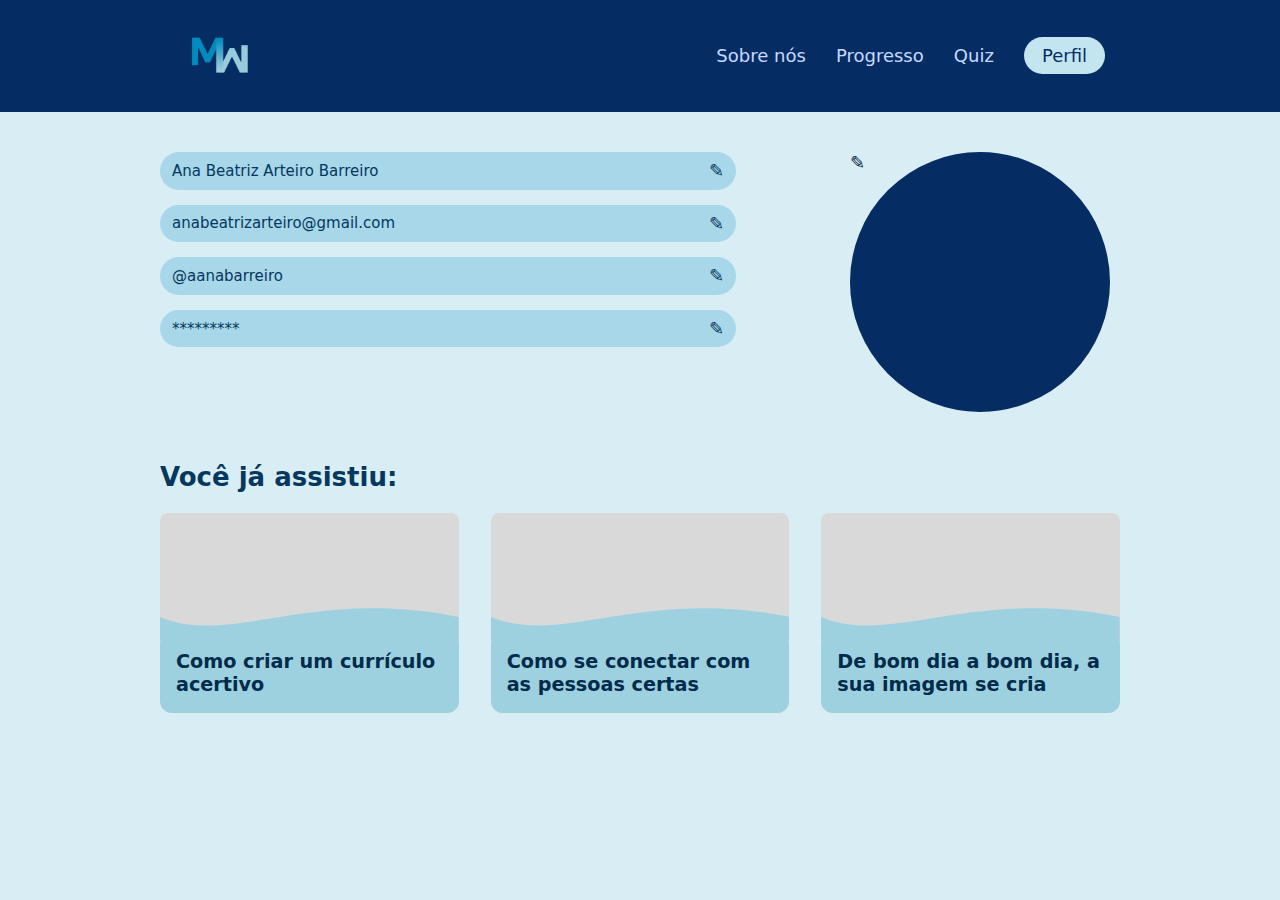
<file: Mentor Me - Sua carreira em foco/Página-Perfil/index.html>
<!DOCTYPE html>
<html lang="pt-BR">
<head>
    <meta charset="UTF-8">
    <meta name="viewport" content="width=device-width, initial-scale=1.0">
    <title>Perfil - Mentor Me</title>
    <link rel="stylesheet" href="style.css">
</head>

<body>

    <!-- Topo -->
    <header class="topo">
   <div class="container header-inner">
            <img src="images/6-removebg-preview (1) 1.png" alt="" srcset="">
            <nav class="nav">        
            <nav class="menu">
            <a>Sobre nós</a>
            <a href="../Página-Progresso/index.html">Progresso</a>
            <a>Quiz</a>
            <a class="ativo">Perfil</a>
        </nav>
    </div>
    </header>

    <main class="container">

        <section class="perfil-area">

            <div class="info">
                <div class="campo">
                    Ana Beatriz Arteiro Barreiro
                    <span class="edit">✎</span>
                </div>

                <div class="campo">
                    anabeatrizarteiro@gmail.com
                    <span class="edit">✎</span>
                </div>

                <div class="campo">
                    @aanabarreiro
                    <span class="edit">✎</span>
                </div>

                <div class="campo">
                    *********
                    <span class="edit">✎</span>
                </div>
            </div>

            <!-- Ícone do perfil -->
            <div class="foto-perfil">
                <div class="circle big"></div>
                <span class="edit">✎</span>
            </div>

        </section>

        <h2 class="assistiu-title">Você já assistiu:</h2>

        <!-- Cards -->
         <section class="cards-grid" aria-label="Assuntos">

                <article class="card">
                    <div class="card-top"></div>
                    <div class="card-onda">
                        <h3>Como criar um currículo acertivo</h3>
                        <svg viewBox="0 0 500 80" preserveAspectRatio="none">
                            <path d="M0,40 C120,90 250,-10 500,40 L500,80 L0,80 Z" />
                        </svg>
                    </div>
                </article>

                <article class="card">
                    <div class="card-top"></div>
                    <div class="card-onda">
                        <h3>Como se conectar com as pessoas certas</h3>
                        <svg viewBox="0 0 500 80" preserveAspectRatio="none">
                            <path d="M0,40 C120,90 250,-10 500,40 L500,80 L0,80 Z" />
                        </svg>
                    </div>
                </article>

                <article class="card">
                    <div class="card-top"></div>
                    <div class="card-onda">
                        <h3>De bom dia a bom dia, a sua imagem se cria</h3>
                        <svg viewBox="0 0 500 80" preserveAspectRatio="none">
                            <path d="M0,40 C120,90 250,-10 500,40 L500,80 L0,80 Z" />
                        </svg>
                    </div>
                </article>
        </section>

    </main>

</body>
</html>
</file>
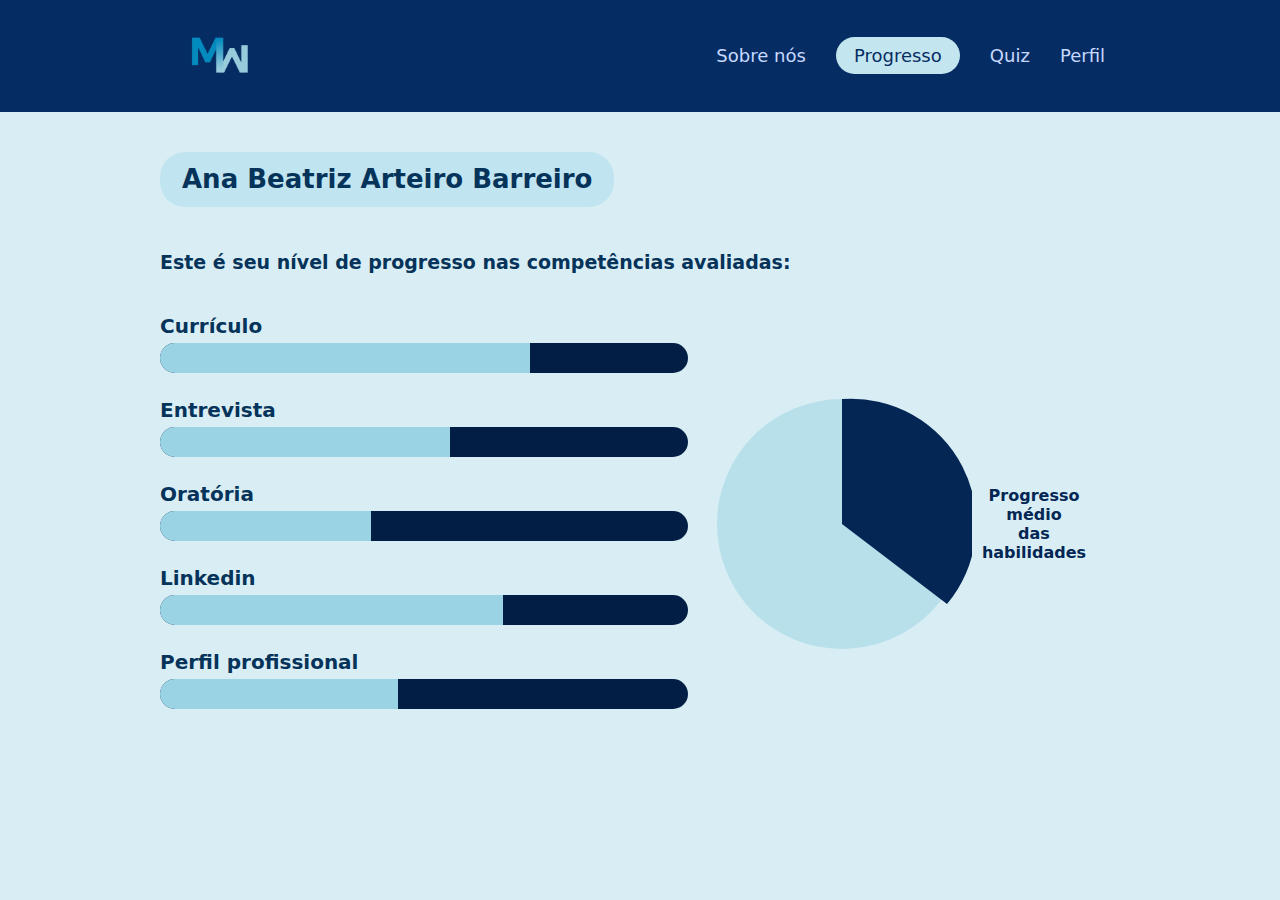
<file: Mentor Me - Sua carreira em foco/Página-Progresso/index.html>
<!DOCTYPE html>
<html lang="pt-BR">

<head>
    <meta charset="UTF-8">
    <meta name="viewport" content="width=device-width, initial-scale=1.0">
    <title>Progresso - Mentor Me</title>
    <link rel="stylesheet" href="style.css">
</head>

<body>

    <!-- TOPO -->
    <header class="topo">
        <div class="container header-inner">
            <img src="images/6-removebg-preview (1) 1.png" alt="" srcset="">

        <nav class="menu">
            <a>Sobre nós</a>
            <a class="ativo">Progresso</a>
            <a>Quiz</a>
            <a>Perfil</a></div>
        </nav>
    </header>

    <main class="container">

        <h1 class="nome">Ana Beatriz Arteiro Barreiro</h1>
<br>
        <h2 class="legenda-texto">
            Este é seu nível de progresso nas competências avaliadas:
        </h2>

        <section class="conteudo">
            <!-- BARRAS DE PROGRESSO -->
            <div class="barras">

                <div class="barra-item">
                    <span>Currículo</span>
                    <div class="barra fundo">
                        <div class="preenchimento w70"></div>
                    </div>
                </div>

                <div class="barra-item">
                    <span>Entrevista</span>
                    <div class="barra fundo">
                        <div class="preenchimento w55"></div>
                    </div>
                </div>

                <div class="barra-item">
                    <span>Oratória</span>
                    <div class="barra fundo">
                        <div class="preenchimento w40"></div>
                    </div>
                </div>

                <div class="barra-item">
                    <span>Linkedin</span>
                    <div class="barra fundo">
                        <div class="preenchimento w65"></div>
                    </div>
                </div>

                <div class="barra-item">
                    <span>Perfil profissional</span>
                    <div class="barra fundo">
                        <div class="preenchimento w45"></div>
                    </div>
                </div>

            </div>

            <!-- GRÁFICO CIRCULAR -->
            <div class="grafico">
                <div class="circulo-externo">
                    <svg class="pizza" width="260" height="260">
                        <circle cx="130" cy="130" r="125" fill="#b7e0ea"></circle>

                        <!-- FATIA ESCURA -->
                        <path d="M130 130 L130 5 
                                 A125 125 0 0 1 235 210 Z"
                            fill="#032655"></path>
                    </svg>
                </div>            
                <p class="titulo-grafico">Progresso médio<br>das habilidades</p>

            </div> 
            <br>
        </section>

    </main>

</body>

</html>
</file>
<file: Mentor Me - Sua carreira em foco/Página-Perfil/style.css>
/*======= BASE =======*/
* { box-sizing: border-box; margin: 0; padding: 0; }
html,body { height: 100%; }
body {
  font-family: 'Montserrat', system-ui, -apple-system, 'Segoe UI', Roboto, 'Helvetica Neue', Arial;
  background: #d9eef4;
  color: #052746;
  -webkit-font-smoothing: antialiased;
  -moz-osx-font-smoothing: grayscale;
  line-height: 1.2;
}

.container {
  width: 1024px;
  max-width: calc(100% - 40px);
  margin: 0 auto;
  height: 5px;
}
 
/*======= TOPO =======*/
.topo {
    background-color: #062d63;
    color: white;
    display: flex;
    justify-content: space-between;
    padding: 8px 20px;
    align-items: center;
}
.header-inner {
  display: flex;
  align-items: center;
  justify-content: space-between;
  padding: 8px 0;
}
.header-inner img{
    height: 4rem;
}


.menu a {
    margin-left: 25px;
    color: #c7d9ff;
    text-decoration: none;
    font-size: 18px;
}

.menu .ativo {
    background-color: #c3e5ef;
    color: #062d63;
    padding: 8px 18px;
    border-radius: 20px;
}

/*======= CONTEÚDO =======*/
.container {
    width: 75%;
    margin: 40px auto;
}

/*======= ÁREA DO PERFIL =======*/
.perfil-area {
    display: flex;
    justify-content: space-between;
}

/* Campos de dados */
.info {
    width: 60%;
}

.campo{
    background-color: #a7d7e8;
    padding: 8px 12px;
    border-radius: 20px;
    font-size: 15px;
    margin-bottom: 15px;
    color: #05385e;
    display: flex;
    justify-content: space-between;
    align-items: center;
}



.edit {
    font-size: 18px;
    cursor: pointer;
}

/*======= ÍCONE DO PERFIL =======*/
.foto-perfil {
    position: relative;
    width: 270px;
    height: 270px;
}

.circle {
    border: 4px solid #062d63;
    border-radius: 50%;
    position: absolute;
}

.big {
    width: 260px;
    height: 260px;
    top: 0;
    left: 0;
    background-color: #062d63;
}


/*======= TÍTULO "VOCÊ JÁ ASSISTIU" =======*/
.assistiu-title {
    font-size: 26px;
    color: #05385e;
    margin-top: 40px;
}

/*======= CARDS =======*/
.cards-grid {
  display: grid;
  grid-template-columns: repeat(3, 1fr);
  gap: 32px;
  padding: 20px 0;
}

.card {
    border-radius: 12px;
  background: #D9D9D9;
  position: relative;
  height: 200px;
  display: flex;
  flex-direction: column;
}

.card-top {
  background: #D9D9D9;
  height: 60%;
  border-radius: 8px;
}

.card-onda {
  position: relative;
  border-radius: 12px;
  height: 40%;
  background: #9ED1E0;
  display: flex;
  align-items: center;
  padding: 1rem;
}

.card-onda svg {
  position: absolute;
  top: -40px;
  left: 0;
  width: 100%;
}

.card-onda path {
  fill: #9ED1E0;
}

.card h3 {
    font-size: 1.2rem;
    font-weight: 800;
    color: #002B4A;
}

/* Responsivo */
@media (max-width: 900px) {
    .perfil-area {
        flex-direction: column;
        align-items: center;
    }

    .info {
        width: 90%;
    }

    .cards {
        grid-template-columns: 1fr;
    }
}
</file>
<file: Mentor Me - Sua carreira em foco/Página-Progresso/style.css>
/* ======== BASE ======== */
* { box-sizing: border-box; margin: 0; padding: 0; }
html,body { height: 100%; }
body {
  font-family: 'Montserrat', system-ui, -apple-system, 'Segoe UI', Roboto, 'Helvetica Neue', Arial;
  background: #d9eef4;
  color: #052746;
  -webkit-font-smoothing: antialiased;
  -moz-osx-font-smoothing: grayscale;
  line-height: 1.2;
}

.container {
  width: 1024px;
  max-width: calc(100% - 40px);
  margin: 0 auto;
  height: 5px;
}

/* ======== TOPO ======== */
.topo {
    background-color: #062d63;
    color: white;
    display: flex;
    justify-content: space-between;
    padding: 8px 20px;
    align-items: center;
}
.header-inner {
  display: flex;
  align-items: center;
  justify-content: space-between;
  padding: 8px 0;
}
.header-inner img{
    height: 4rem;
}

.menu a {
    margin-left: 25px;
    color: #c7d9ff;
    text-decoration: none;
    font-size: 18px;
}

.menu .ativo {
    background-color: #c3e5ef;
    padding: 8px 18px;
    border-radius: 25px;
    color: #062d63;
}

/* ======== CONTAINER ======== */
.container {
    width: 75%;
    margin: 40px auto;
}

/* ======== TÍTULOS ======== */
.nome {
    background-color: #c0e4f0;
    width: fit-content;
    padding: 12px 22px;
    border-radius: 25px;
    color: #05335a;
    font-size: 26px;
}

.legenda-texto {
    font-size: 19px;
    color: #05335a;
    margin-top: 25px;
}

/* ======== LAYOUT INTERNO ======== */
.conteudo {
    margin-top: 40px;
    display: flex;
    justify-content: space-between;
}

/* ======== BARRAS ======== */
.barras {
    width: 55%;
}

.barra-item {
    margin-bottom: 25px;
}

.barra-item span {
    color: #05335a;
    font-size: 20px;
    font-weight: bold;
}

.barra {
    height: 30px;
    margin-top: 5px;
    background-color: #031e45;
    border-radius: 40px;
    position: relative;
}

.preenchimento {
    height: 100%;
    background-color: #9ad4e4;
    border-radius: 40px 0 0 40px;
}

/* Larguras personalizadas */
.w70 { width: 70%; }
.w55 { width: 55%; }
.w40 { width: 40%; }
.w65 { width: 65%; }
.w45 { width: 45%; }

/* ======== GRÁFICO ======== */
.grafico {
    width: 40%;
    display: flex;
    justify-content: center;
    align-items: center;
}

.circulo-externo {
    position: relative;
}

.pizza {
    display: block;
}

.titulo-grafico {
    /* position: absolute; */
    top: 110px;
    left: 55px; 
    text-align: center;
    width: 150px;
    color: #032655;
    font-weight: bold;
    font-size: 16px;
}
</file>
